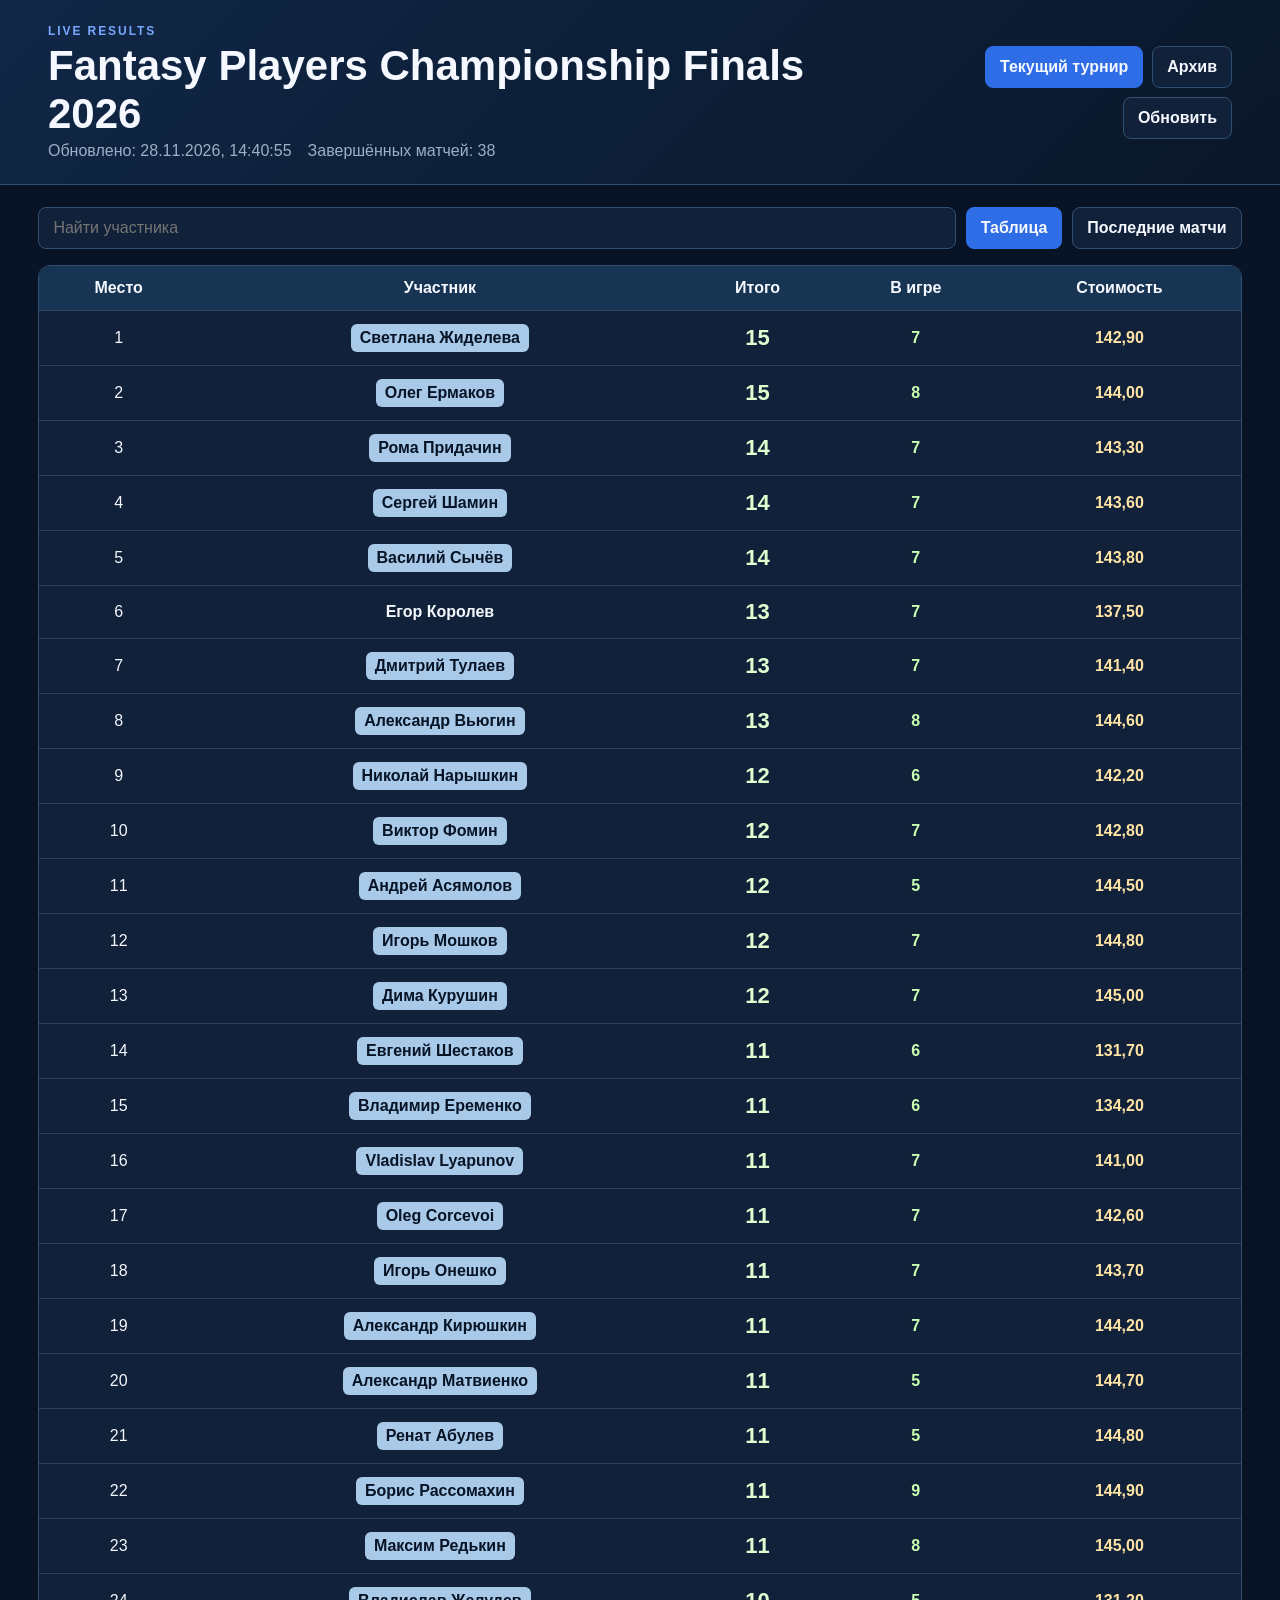
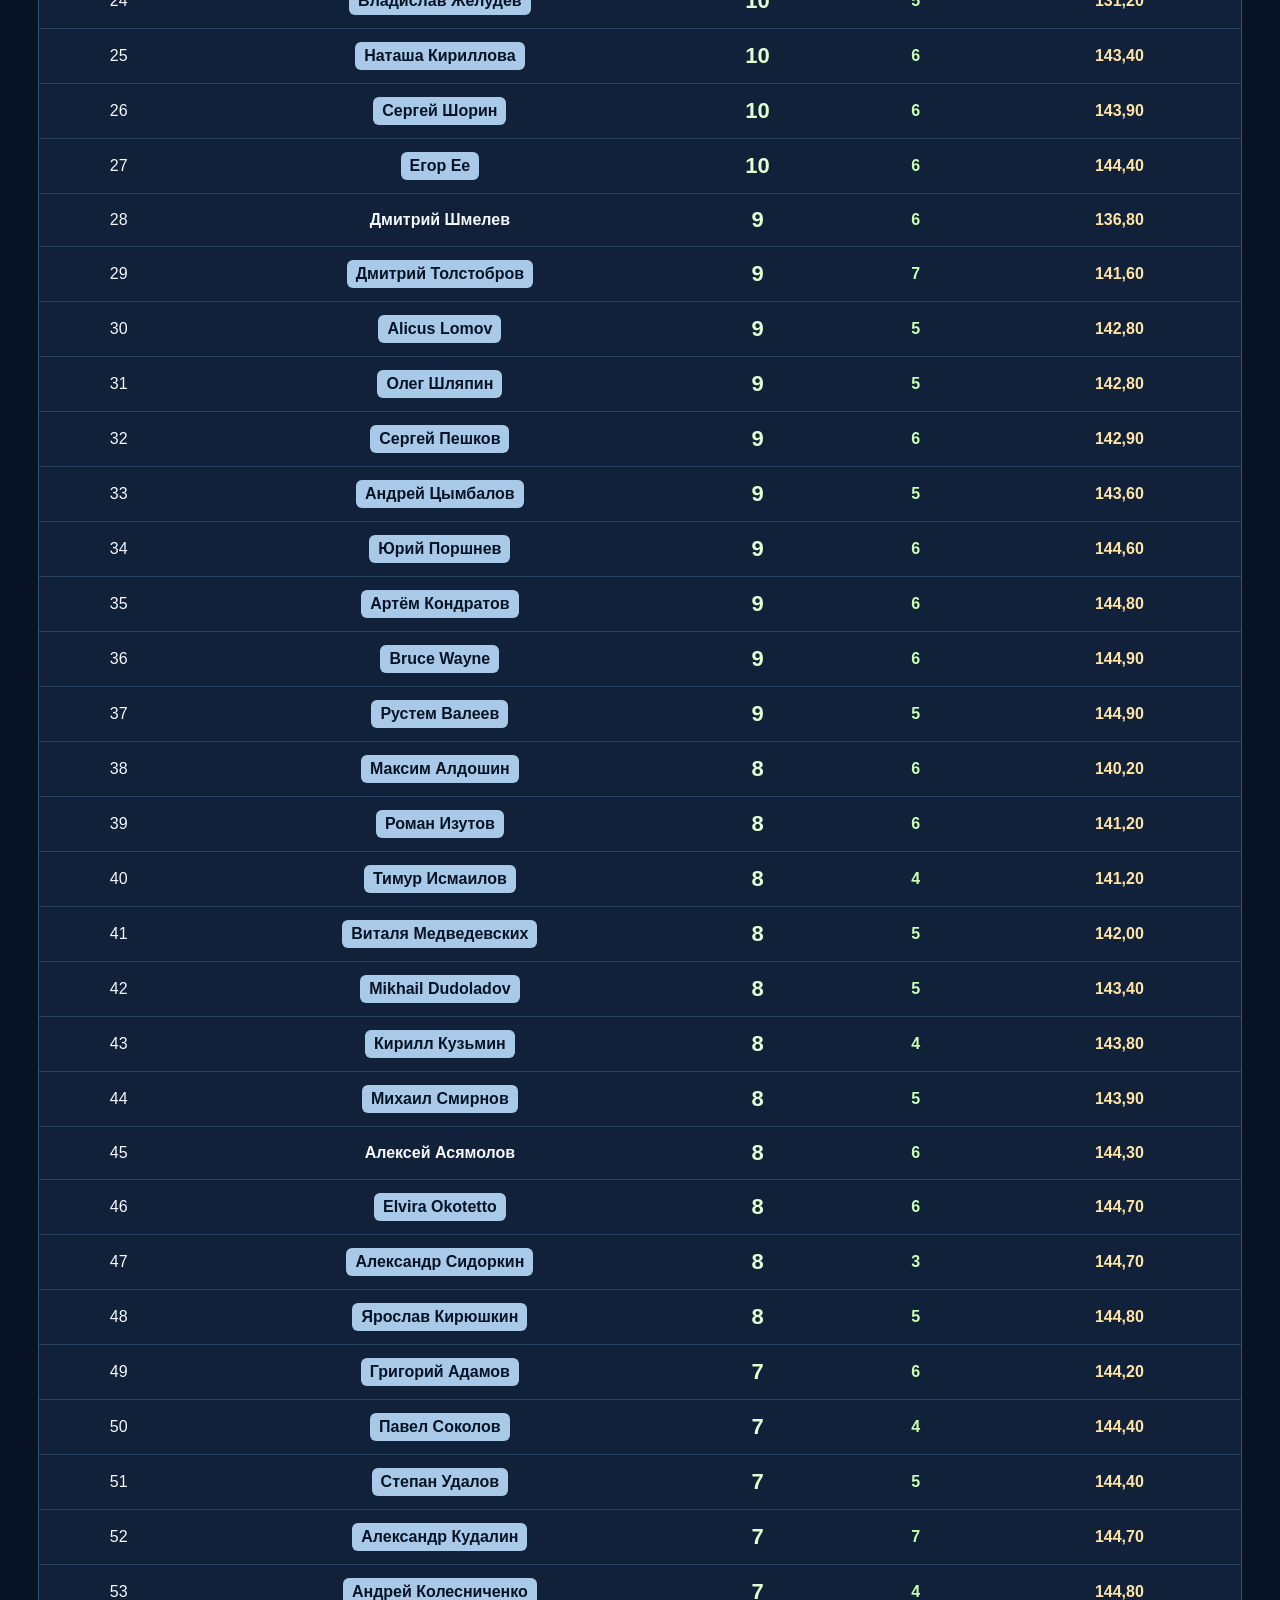
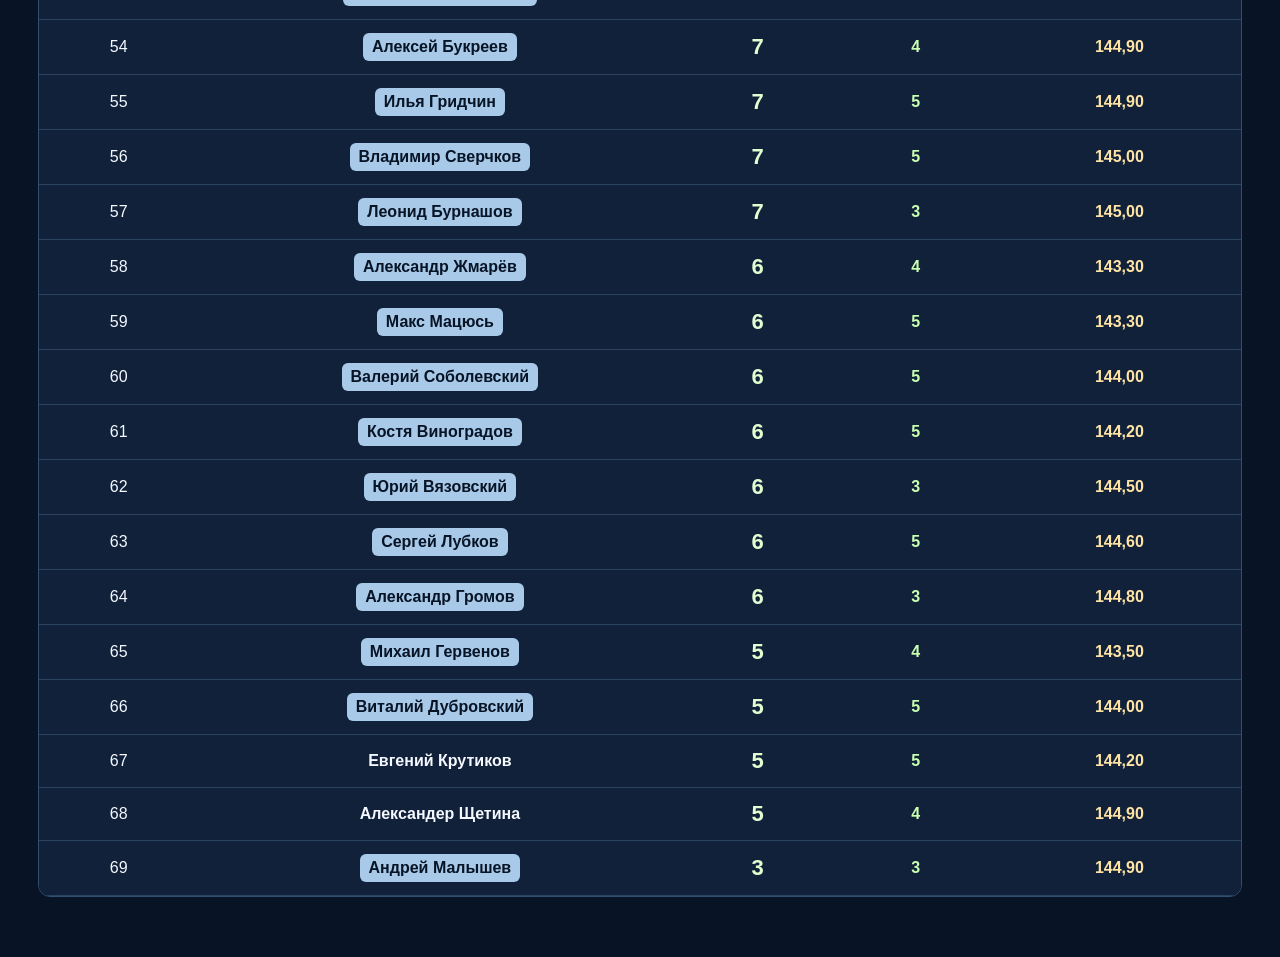
<file: site/index.html>
<!doctype html>
<html lang="ru">
<head>
  <meta charset="utf-8">
  <meta name="viewport" content="width=device-width,initial-scale=1">
  <title>Fantasy Darts Live</title>
  <link rel="stylesheet" href="styles.css">
</head>
<body>
  <header class="topbar">
    <div>
      <div class="eyebrow" id="modeLabel">LIVE RESULTS</div>
      <h1 id="title">Fantasy Darts</h1>
      <div class="meta">
        <span id="updated">Загрузка…</span>
        <span id="matchCount"></span>
      </div>
    </div>
    <div class="header-actions">
      <button id="currentButton" class="nav-button active">Текущий турнир</button>
      <button id="archiveButton" class="nav-button">Архив</button>
      <button id="refreshButton">Обновить</button>
    </div>
  </header>

  <main>
    <section id="tournamentSection">
      <section class="controls">
        <input id="search" type="search" placeholder="Найти участника">
        <button class="tab active" data-view="standings">Таблица</button>
        <button class="tab" data-view="matches">Последние матчи</button>
      </section>

      <div id="archiveNotice" class="archive-notice hidden">
        <span>Вы просматриваете завершённый турнир.</span>
        <button id="backToArchiveButton">Вернуться к архиву</button>
      </div>

      <section id="standingsView">
        <div class="table-wrap">
          <table>
            <thead>
              <tr>
                <th>Место</th>
                <th>Участник</th>
                <th>Итого</th>
                <th>В игре</th>
                <th>Стоимость</th>
              </tr>
            </thead>
            <tbody id="standings"></tbody>
          </table>
        </div>
        <div id="empty" class="empty hidden">Участники не найдены.</div>
      </section>

      <section id="matchesView" class="hidden">
        <div id="matches" class="match-list"></div>
      </section>
    </section>

    <section id="archiveSection" class="hidden">
      <div class="archive-heading">
        <div>
          <div class="eyebrow">ЗАВЕРШЁННЫЕ ТУРНИРЫ</div>
          <h2>Архив</h2>
        </div>
      </div>
      <div id="archiveList" class="archive-list"></div>
      <div id="archiveEmpty" class="empty hidden">В архиве пока нет турниров.</div>
    </section>
  </main>

  <template id="participantTemplate">
    <tr class="details-row">
      <td colspan="5">
        <div class="roster"></div>
      </td>
    </tr>
  </template>

  <script src="app.js"></script>
</body>
</html>
</file>
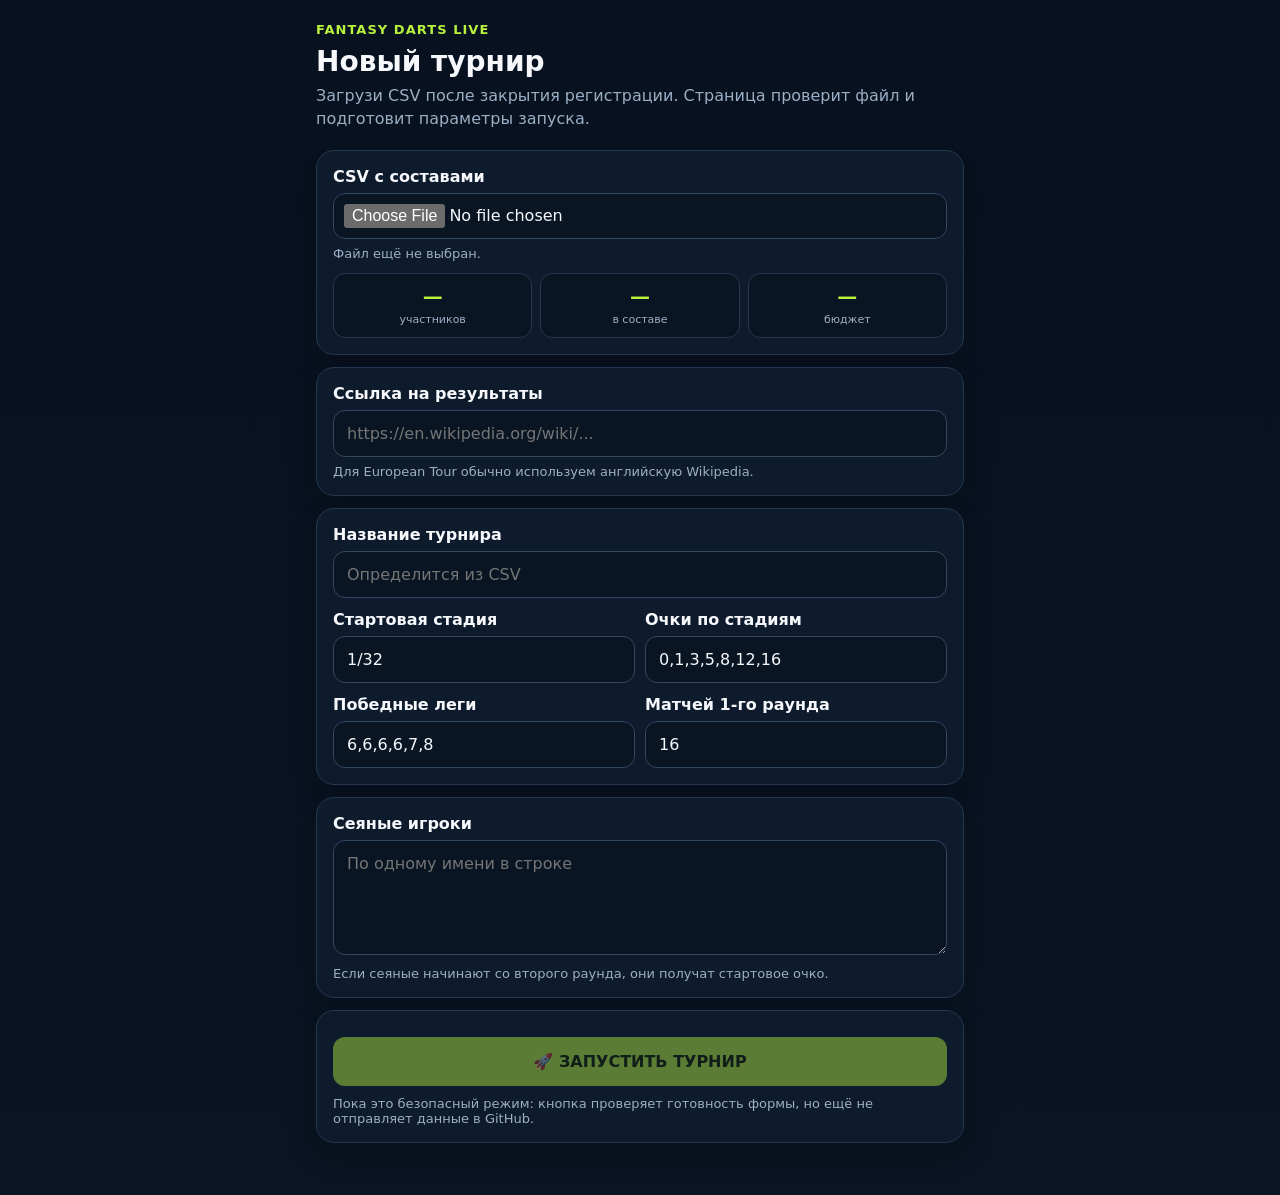
<file: site/admin.html>
<!doctype html>
<html lang="ru">
<head>
<meta charset="utf-8">
<meta name="viewport" content="width=device-width,initial-scale=1,viewport-fit=cover">
<title>Fantasy Darts — запуск турнира</title>
<style>
:root{color-scheme:dark;--bg:#07111f;--card:#0e1b2d;--line:#26384f;--text:#f6f8fb;--muted:#9cafc5;--accent:#b8f23d;--danger:#ff7272}
*{box-sizing:border-box} body{margin:0;background:linear-gradient(180deg,#07111f,#0a1422);font-family:system-ui,-apple-system,Segoe UI,Roboto,sans-serif;color:var(--text)}
main{max-width:680px;margin:auto;padding:22px 16px 40px}.brand{font-weight:900;letter-spacing:.08em;color:var(--accent);font-size:13px}
h1{font-size:28px;margin:8px 0 6px}.lead{color:var(--muted);margin:0 0 20px;line-height:1.45}
.card{background:var(--card);border:1px solid var(--line);border-radius:18px;padding:16px;margin:12px 0;box-shadow:0 10px 30px #0003}
label{display:block;font-weight:750;margin:0 0 7px}.hint{font-size:13px;color:var(--muted);margin-top:7px}
input,textarea,select,button{width:100%;font:inherit;border-radius:12px}input,textarea,select{background:#091523;color:var(--text);border:1px solid #334861;padding:13px}
textarea{min-height:115px;resize:vertical}input[type=file]{padding:10px}
.grid{display:grid;grid-template-columns:1fr 1fr;gap:10px}.summary{display:grid;grid-template-columns:repeat(3,1fr);gap:8px;margin-top:12px}
.stat{background:#091523;border:1px solid var(--line);padding:10px;border-radius:12px;text-align:center}.stat b{display:block;font-size:20px;color:var(--accent)}.stat span{font-size:11px;color:var(--muted)}
button{border:0;padding:15px;font-weight:900;background:var(--accent);color:#132000;margin-top:10px;cursor:pointer}
button:disabled{opacity:.45;cursor:not-allowed}.status{font-size:13px;color:var(--muted);margin-top:10px}.ok{color:var(--accent)}.bad{color:var(--danger)}
@media(max-width:500px){.grid{grid-template-columns:1fr}.summary{grid-template-columns:1fr 1fr 1fr}h1{font-size:25px}}
</style>
</head>
<body>
<main>
<div class="brand">FANTASY DARTS LIVE</div>
<h1>Новый турнир</h1>
<p class="lead">Загрузи CSV после закрытия регистрации. Страница проверит файл и подготовит параметры запуска.</p>

<div class="card">
<label for="csv">CSV с составами</label>
<input id="csv" type="file" accept=".csv,text/csv">
<div id="csvStatus" class="hint">Файл ещё не выбран.</div>
<div class="summary">
 <div class="stat"><b id="participants">—</b><span>участников</span></div>
 <div class="stat"><b id="roster">—</b><span>в составе</span></div>
 <div class="stat"><b id="budget">—</b><span>бюджет</span></div>
</div>
</div>

<div class="card">
<label for="wiki">Ссылка на результаты</label>
<input id="wiki" type="url" placeholder="https://en.wikipedia.org/wiki/...">
<div class="hint">Для European Tour обычно используем английскую Wikipedia.</div>
</div>

<div class="card">
<label for="name">Название турнира</label>
<input id="name" type="text" placeholder="Определится из CSV">
<div class="grid" style="margin-top:12px">
 <div><label for="start">Стартовая стадия</label><input id="start" value="1/32"></div>
 <div><label for="scores">Очки по стадиям</label><input id="scores" value="0,1,3,5,8,12,16"></div>
</div>
<div class="grid" style="margin-top:12px">
 <div><label for="legs">Победные леги</label><input id="legs" value="6,6,6,6,7,8"></div>
 <div><label for="first">Матчей 1-го раунда</label><input id="first" type="number" value="16"></div>
</div>
</div>

<div class="card">
<label for="seeds">Сеяные игроки</label>
<textarea id="seeds" placeholder="По одному имени в строке"></textarea>
<div class="hint">Если сеяные начинают со второго раунда, они получат стартовое очко.</div>
</div>

<div class="card">
<button id="launch" disabled>🚀 ЗАПУСТИТЬ ТУРНИР</button>
<div id="launchStatus" class="status">Пока это безопасный режим: кнопка проверяет готовность формы, но ещё не отправляет данные в GitHub.</div>
</div>
</main>
<script>
const $=id=>document.getElementById(id);
let parsed=null;
function decode1251(buf){
 try{return new TextDecoder("windows-1251").decode(buf)}catch(e){return new TextDecoder().decode(buf)}
}
function rows(text){return text.replace(/\r/g,"").split("\n").filter(Boolean).map(x=>x.split(";"))}
function parse(text){
 const rr=rows(text); let tournament="",budget="",participants=0,roster=0;
 for(const r of rr){
   if((r[0]||"").trim()==="Окончание турнира"){
     tournament=(r[2]||"").trim();
     budget=(r[3]||"").trim().replace(",",".");
   }
 }
 // Формат darts.lapki.su: у каждого участника две строки:
 // 1) имя участника + игроки начиная с 3-го столбца;
 // 2) строка цен, также начиная с 3-го столбца.
 for(let i=0;i<rr.length;i++){
   const r=rr[i], first=(r[0]||"").trim();
   if(!first || ["Ссылка на турнир","Окончание турнира","Время выгрузки"].includes(first)) continue;
   if(["фио","имя","участник"].includes(first.toLowerCase())) continue;
   if(i+1>=rr.length) continue;
   const pr=rr[i+1];
   const playerCells=r.slice(2).map(x=>x.trim()).filter(Boolean);
   const prices=pr.slice(2).map(x=>x.trim()).filter(x=>x && !x.startsWith("="))
      .filter(x=>/^-?\d+(?:[.,]\d+)?$/.test(x));
   const count=Math.min(playerCells.length,prices.length);
   if(count>0){
     participants++;
     if(!roster) roster=count;
     i++; // пропускаем строку цен
   }
 }
 return {tournament,budget,participants,roster};
}
$("csv").addEventListener("change",async e=>{
 const f=e.target.files[0]; if(!f)return;
 const buf=await f.arrayBuffer(), text=decode1251(buf); parsed=parse(text);
 $("participants").textContent=parsed.participants||"?";
 $("roster").textContent=parsed.roster||"?";
 $("budget").textContent=parsed.budget||"?";
 if(parsed.tournament)$("name").value=parsed.tournament;
 const good=parsed.participants>0 && parsed.roster>0;
 $("csvStatus").className="hint "+(good?"ok":"bad");
 $("csvStatus").textContent=good?`✓ ${f.name} прочитан`:"Не удалось уверенно распознать структуру CSV.";
 $("launch").disabled=!good;
});
$("launch").addEventListener("click",()=>{
 if(!$("wiki").value.trim()){ $("launchStatus").className="status bad"; $("launchStatus").textContent="Сначала вставь ссылку на страницу результатов."; return; }
 if(!$("name").value.trim()){ $("launchStatus").className="status bad"; $("launchStatus").textContent="Не удалось определить название турнира."; return; }
 $("launchStatus").className="status ok";
 $("launchStatus").textContent="✓ Форма готова. На следующем шаге подключим безопасную отправку CSV и запуск GitHub Actions.";
});
</script>
</body>
</html>
</file>
<file: site/styles.css>
:root {
  color-scheme: dark;
  --bg: #081426;
  --panel: #102139;
  --panel-2: #172d49;
  --line: #315071;
  --text: #f5f8ff;
  --muted: #9eb0c6;
  --accent: #2e6de6;
  --green: #6dbd45;
  --orange: #f2b34c;
  --blue-soft: #a9c9e8;
  font-family: Inter, Segoe UI, Arial, sans-serif;
}
* { box-sizing: border-box; }
body { margin: 0; background: var(--bg); color: var(--text); }
.topbar {
  display: flex; justify-content: space-between; align-items: center;
  gap: 20px; padding: 24px clamp(16px,4vw,48px);
  background: linear-gradient(135deg,#102746,#0a1729);
  border-bottom: 1px solid var(--line);
}
h1 { margin: 4px 0; font-size: clamp(25px,4vw,42px); }
.eyebrow { color: #78a8ff; font-weight: 800; letter-spacing: .16em; font-size: 12px; }
.meta { color: var(--muted); display:flex; gap:16px; flex-wrap:wrap; }
button, input {
  border: 1px solid var(--line); background: var(--panel); color: var(--text);
  border-radius: 8px; padding: 11px 14px; font: inherit;
}
button { cursor:pointer; font-weight:700; }
button:hover, .tab.active { background: var(--accent); border-color: var(--accent); }
main { padding: 22px clamp(10px,3vw,40px) 60px; }
.controls { display:flex; gap:10px; flex-wrap:wrap; margin-bottom:16px; }
.controls input { min-width:min(100%,300px); flex:1; }
.table-wrap { overflow:auto; border:1px solid var(--line); border-radius:12px; }
table { width:100%; border-collapse:collapse; min-width:720px; background:var(--panel); }
th, td { padding:13px 12px; text-align:center; border-bottom:1px solid #29435e; }
th { background:#173453; position:sticky; top:0; z-index:2; }
.main-row { cursor:pointer; }
.main-row:hover { background:#172d49; }
.name { font-size:16px; font-weight:800; }
.rating .name { background:var(--blue-soft); color:#071426; border-radius:6px; padding:5px 9px; display:inline-block; }
.points { font-size:22px; font-weight:900; color:#dfffd0; }
.alive { font-weight:800; color:#c9ffb1; }
.cost { color:#ffe4a5; font-weight:700; }
.details-row td { padding:0; background:#09182b; }
.roster { display:grid; grid-template-columns:repeat(auto-fit,minmax(220px,1fr)); gap:8px; padding:14px; }
.player-card { display:grid; grid-template-columns:1fr auto; gap:5px 10px; padding:11px; border:1px solid #29435e; border-radius:8px; background:#11243c; }
.player-card .player-name { font-weight:800; }
.player-card .status { font-size:12px; color:var(--muted); }
.player-card.out { opacity:.55; }
.player-card .player-points { grid-row:1/3; grid-column:2; align-self:center; font-size:20px; font-weight:900; }
.match-list { display:grid; gap:10px; }
.match { display:grid; grid-template-columns:1fr auto 1fr; align-items:center; gap:15px; padding:15px; border:1px solid var(--line); border-radius:10px; background:var(--panel); }
.match .winner { text-align:right; font-weight:900; }
.match .score { background:#244b75; border-radius:6px; padding:7px 10px; font-weight:900; }
.match .loser { color:var(--muted); }
.hidden { display:none !important; }
.empty { padding:30px; text-align:center; color:var(--muted); }
@media (max-width:600px) {
  .topbar { align-items:flex-start; }
  .topbar button { padding:8px 10px; }
  th,td { padding:11px 8px; }
}

.header-actions { display:flex; gap:9px; flex-wrap:wrap; justify-content:flex-end; }
.nav-button.active { background:var(--accent); border-color:var(--accent); }
.archive-notice {
  display:flex; justify-content:space-between; align-items:center; gap:12px;
  margin-bottom:16px; padding:12px 14px; border:1px solid #886f35;
  border-radius:10px; background:#2b2516; color:#ffe3a0;
}
.archive-heading h2 { margin:4px 0 18px; font-size:32px; }
.archive-list { display:grid; gap:12px; }
.archive-card {
  display:flex; justify-content:space-between; align-items:center; gap:18px;
  padding:18px; border:1px solid var(--line); border-radius:12px; background:var(--panel);
}
.archive-card h3 { margin:0 0 10px; font-size:21px; }
.archive-stats { display:flex; flex-wrap:wrap; gap:10px 22px; color:var(--muted); }
.archive-stats strong { color:var(--text); }
.archive-date { margin-top:10px; color:var(--muted); font-size:13px; }
.open-archive { flex:0 0 auto; }
@media (max-width:760px) {
  .topbar { flex-direction:column; }
  .header-actions { width:100%; justify-content:flex-start; }
  .archive-card { align-items:stretch; flex-direction:column; }
  .open-archive { width:100%; }
  .archive-notice { align-items:stretch; flex-direction:column; }
}
</file>
